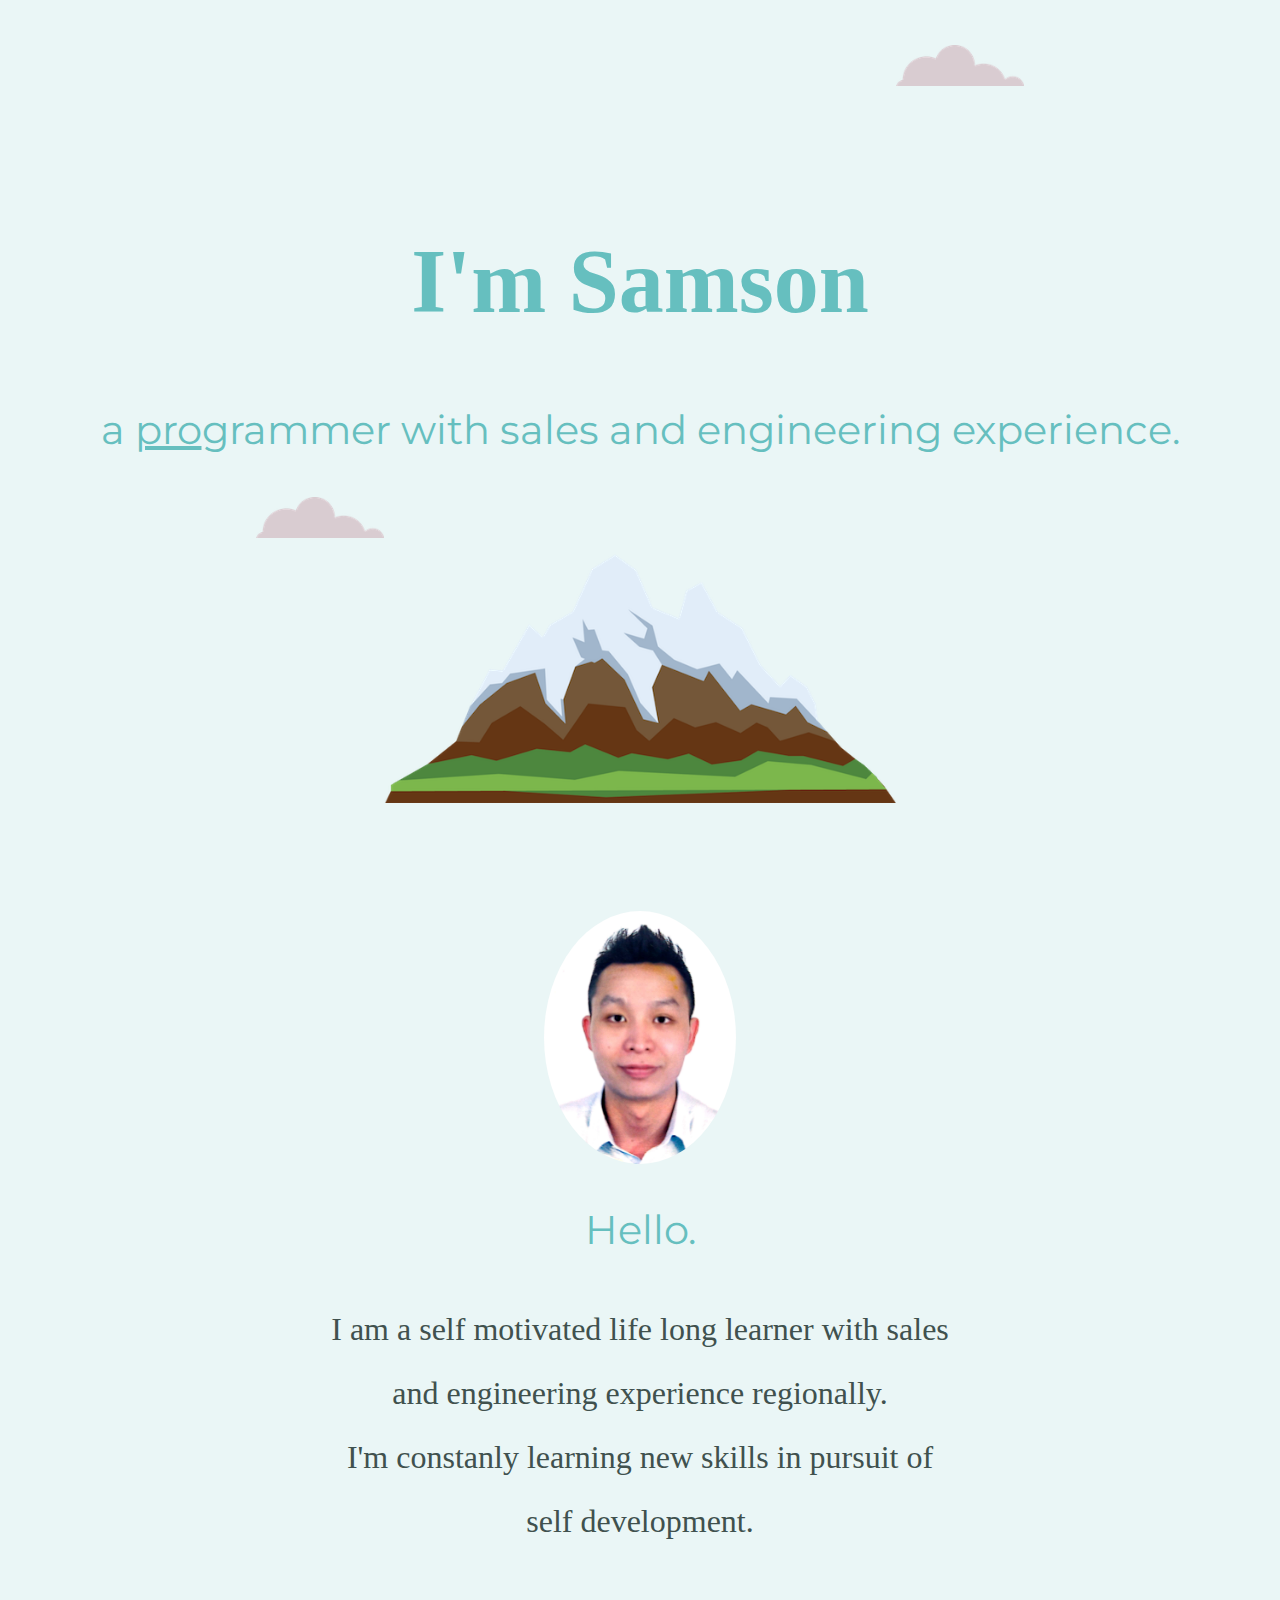
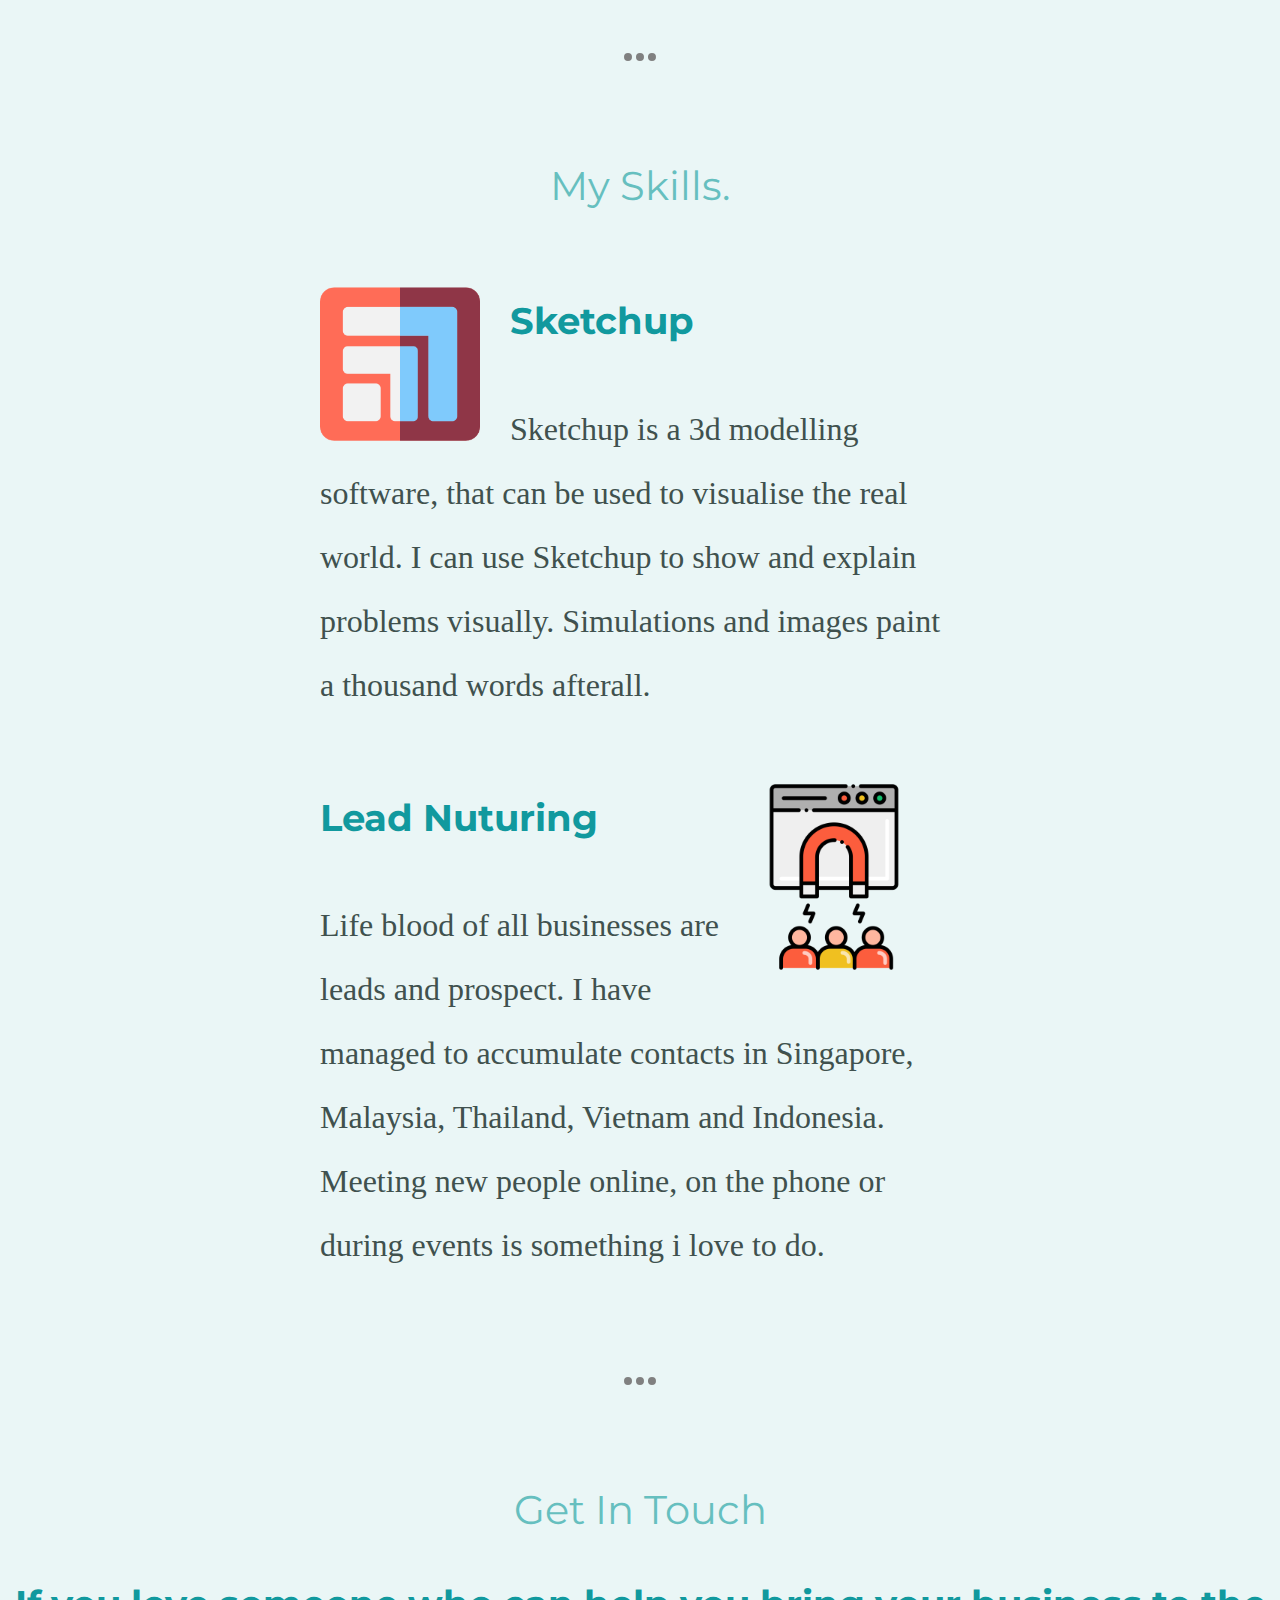
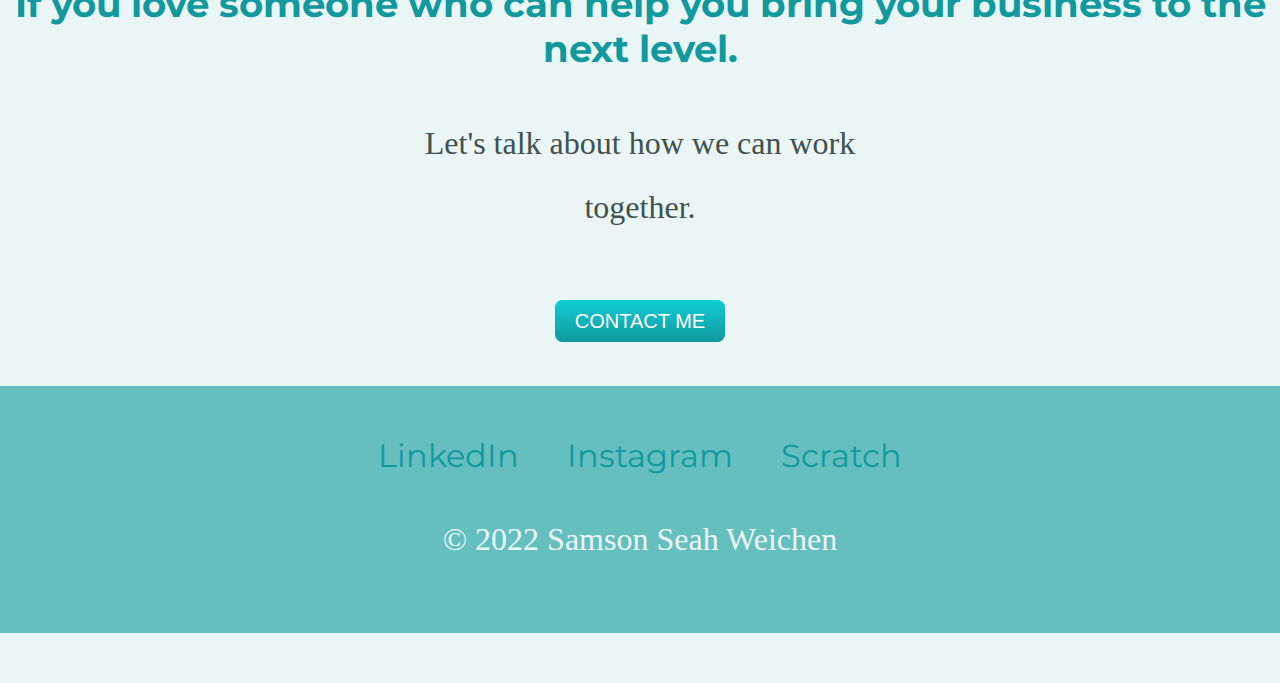
<file: index.html>
<!DOCTYPE html>
<!-- boiler plate template -->
<html lang="en" dir="ltr">

<head>
  <meta charset="utf-8">
  <title>Samson Seah</title>
  <link rel="stylesheet" href="css/styles.css">
  <link rel="icon" href="favicon.ico">
  <link rel="preconnect" href="https://fonts.googleapis.com">
  <link rel="preconnect" href="https://fonts.gstatic.com" crossorigin>
  <link href="https://fonts.googleapis.com/css2?family=Montserrat&display=swap" rel="stylesheet">
</head>

<body>
  <div class="top-container">
    <img class="top-cloud" src="images/cloud.png" alt="cloud-img">
    <h1>I'm Samson</h1>
    <h2>a <span class="pro">pro</span>grammer with sales and engineering experience.</h2>
    <img class="bottom-cloud" src="images/cloud.png" alt="cloud-img">
    <img class='mountain-pic'src="images/mountain.png" alt="mountain-img">
  </div>

  <div class="middle-container">
    <div class="middle-container">
      <div class="profile">
        <img class='profile-pic' src="images/samson.jpg" alt="samson-seah-weichen">
        <h2>Hello.</h2>
        <p class='profile-p'>I am a self motivated life long learner with sales and engineering experience regionally.<br>
          I'm constanly learning new skills in pursuit of self development.</p>
      </div>

      <hr>

      <div class="skills">
        <h2>My Skills.</h2>

        <div class="skill-row">
          <img class="sketchup-pic" src="images/sketchup.png" alt="sketchup-logo-2d">
          <h3>Sketchup</h3>
          <p>Sketchup is a 3d modelling software, that can be used to visualise the real world.
          I can use Sketchup to show and explain problems visually.
          Simulations and images paint a thousand words afterall.</p>
        </div>

        <div class="skill-row">
          <img class='leadgen-pic' src="images/leadgen.png" alt="lead-nuturing">
          <h3>Lead Nuturing</h3>
          <p>Life blood of all businesses are leads and prospect.
          I have managed to accumulate contacts in Singapore, Malaysia, Thailand, Vietnam and Indonesia.
          Meeting new people online, on the phone or during events is something i love to do.</p>
        </div>

      </div>

      <hr>

      <div class="contact-me">
        <h2>Get In Touch</h2>
        <h3>If you love someone who can help you bring your business to the next level.</h3>
        <p class='contact-p'>Let's talk about how we can work together.</p>
        <a class="btn" href="samsonkuma87gemail.com">CONTACT ME</a>
      </div>

    </div>

    <div class="bottom-container">
      <a class="footer-link" href="https://www.linkedin.com/in/samson-seah/">LinkedIn</a>
      <a class="footer-link" href="https://www.instagram.com/samsonseah87/">Instagram</a>
      <a class="footer-link" href="https://scratch.mit.edu/users/denseah87/">Scratch</a>
      <p class='credits'>© 2022 Samson Seah Weichen</p>
    </div>

  </div>
</body>

</html>
</file>
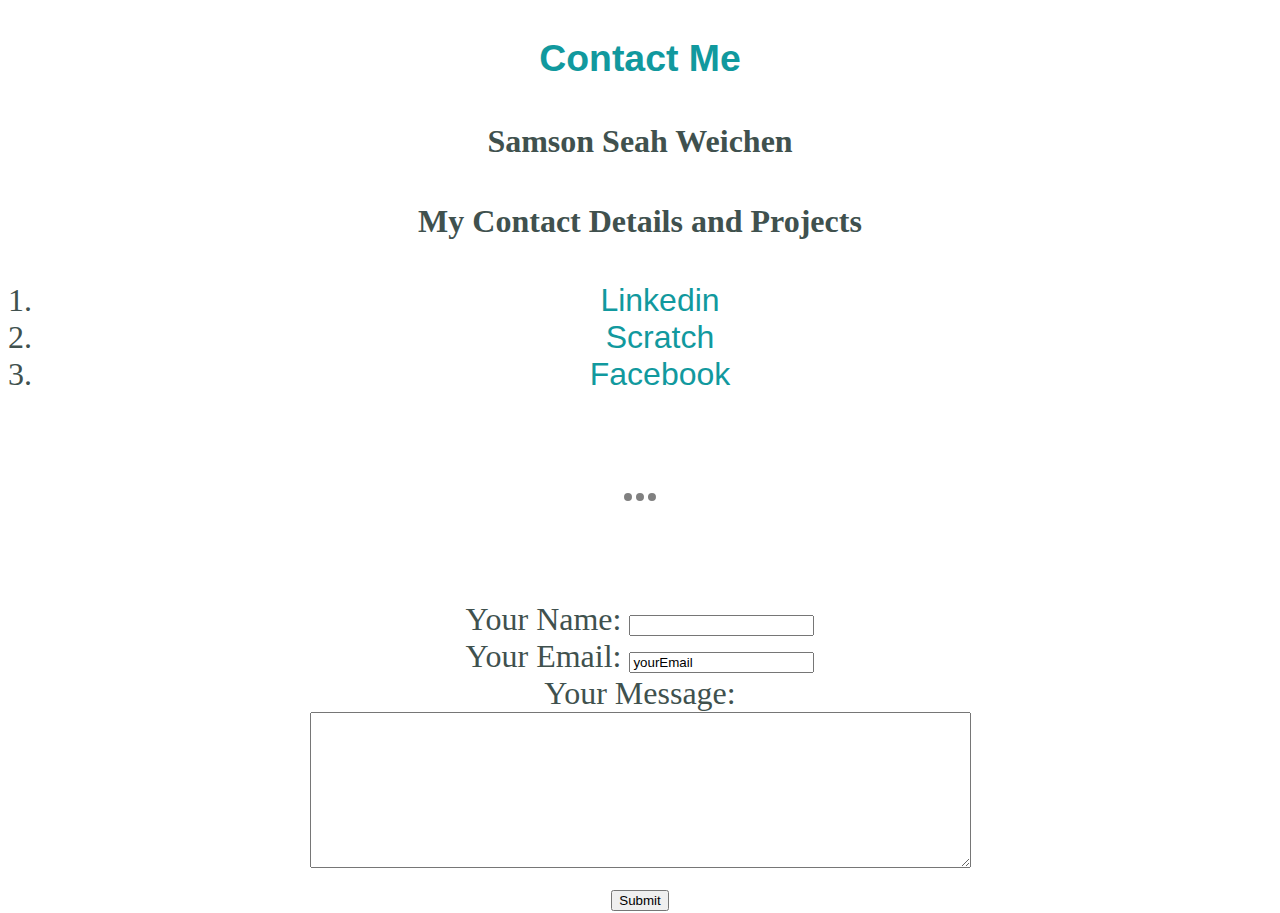
<file: contact.html>
<!DOCTYPE html>
<html lang="en" dir="ltr">
  <head>
    <meta charset="utf-8">
    <title></title>
    <link rel="stylesheet" href="css/styles.css">
  </head>
  <body>
    <h3>Contact Me</h3>
    <p>
      <h4>Samson Seah Weichen</h4>
      <h4>My Contact Details and Projects</h4>
      <ol>
        <li><a href="https://www.linkedin.com/in/samson-seah/">Linkedin</a></li>
        <li><a href="https://scratch.mit.edu/users/denseah87/">Scratch</a></li>
        <li><a href="https://www.facebook.com/samsonseah87/">Facebook</a></li>
      </ol>
    </p>
    <hr>
    <form action="mailto: samsonkuma87@gmail.com" method="post" enctype="text/plain">
      <label for="">Your Name:</label>
      <input type="text" name='yourName' value=''><br>
      <label for="">Your Email:</label>
      <input type="email" name="yourEmail" value="yourEmail"><br>
      <label for="">Your Message: </label><br>
      <textarea name="yourMessage" rows="10" cols="80"></textarea><br>
      <input type="submit" name="">
    </form>
  </body>
</html>
</file>
<file: css/styles.css>
/* Tags */
body {
  font-family: 'Merriweather', serif;
  font-size: 200%;
  margin: auto;
  text-align: center;
  color: #40514E;
}

h1 {
  color: #66BFBF;
  font-family: 'Sacramento', cursive;
  font-size: 5.625rem;
  line-height: 2;
  margin: 5% auto 0 auto;
}

h2 {
  color: #66BFBF;
  font-family: 'Montserrat', sans-serif;
  font-size: 2.5rem; /*40px = 2.5 rem */
  font-weight: normal;
  padding-bottom: 10px;
}

h3 {
  color: #11999E;
  font-family: 'Montserrat', sans-serif;
}

div {
  background-color: #EAF6F6;
}

a {
  color: #11999E;
  font-family: 'Montserrat', sans-serif;
  text-decoration: none;
  margin: 10px 20px;
}

a:hover {
  color: #EAF6F6;
}

hr {
  border-style: none;
  border-top-style: dotted;
  border-color: grey;
  border-width: 8px;
  width: 2.5%;
  margin: 100PX auto;
}

p {
  line-height: 2;
}

/* class */
.profile {
  margin: auto;
}

.profile-p {
  width: 50%;
  margin: auto;
  color: #40514E;
}

.profile-pic {
  border-radius: 100%;
  height: auto;
  width: 15%;
}

.skill-row {
  width: 50%;
  margin: 5% auto 5% auto;
  text-align: left;
  line-height: 2;
}

.sketchup-pic {
  width: 25%;
  float: left;
  line-height: 2;
  margin-right: 30px;
}

.leadgen-pic {
  width: 30%;
  float: right;
  margin-right: 30px;
}

.top-container {
  background-color: #EAF6F6;
  padding-top: 10%;
}

.middle-container {
  padding-top: 50px;
  padding-bottom: 50px;
}

.bottom-container {
  background-color: #66BFBF;
  padding: 50px 0 30px 0;
}

.pro {
  text-decoration: underline;
}

.top-cloud {
  position: absolute;
  right: 20%;
  width: 10%;
  top: 5%;
}

.bottom-cloud {
  position: absolute;
  left: 20%;
  width: 10%
}

.mountain-pic {
  width: 40%;
}

.btn {
  background: #11cdd4;
  background-image: -webkit-linear-gradient(top, #11cdd4, #11999e);
  background-image: -moz-linear-gradient(top, #11cdd4, #11999e);
  background-image: -ms-linear-gradient(top, #11cdd4, #11999e);
  background-image: -o-linear-gradient(top, #11cdd4, #11999e);
  background-image: linear-gradient(to bottom, #11cdd4, #11999e);
  -webkit-border-radius: 8;
  -moz-border-radius: 8;
  border-radius: 8px;
  font-family: Arial;
  color: #ffffff;
  font-size: 20px;
  padding: 10px 20px 10px 20px;
  text-decoration: none;
}

.btn:hover {
  background: #30e3cb;
  background-image: -webkit-linear-gradient(top, #30e3cb, #2bc4ad);
  background-image: -moz-linear-gradient(top, #30e3cb, #2bc4ad);
  background-image: -ms-linear-gradient(top, #30e3cb, #2bc4ad);
  background-image: -o-linear-gradient(top, #30e3cb, #2bc4ad);
  background-image: linear-gradient(to bottom, #30e3cb, #2bc4ad);
  text-decoration: none;
}

.contact-p {
  width: 40%;
  margin: 40px auto 60px auto;
}

.credits {
  color: #EAF6F6;
  font-size: 2rem;
}
</file>
